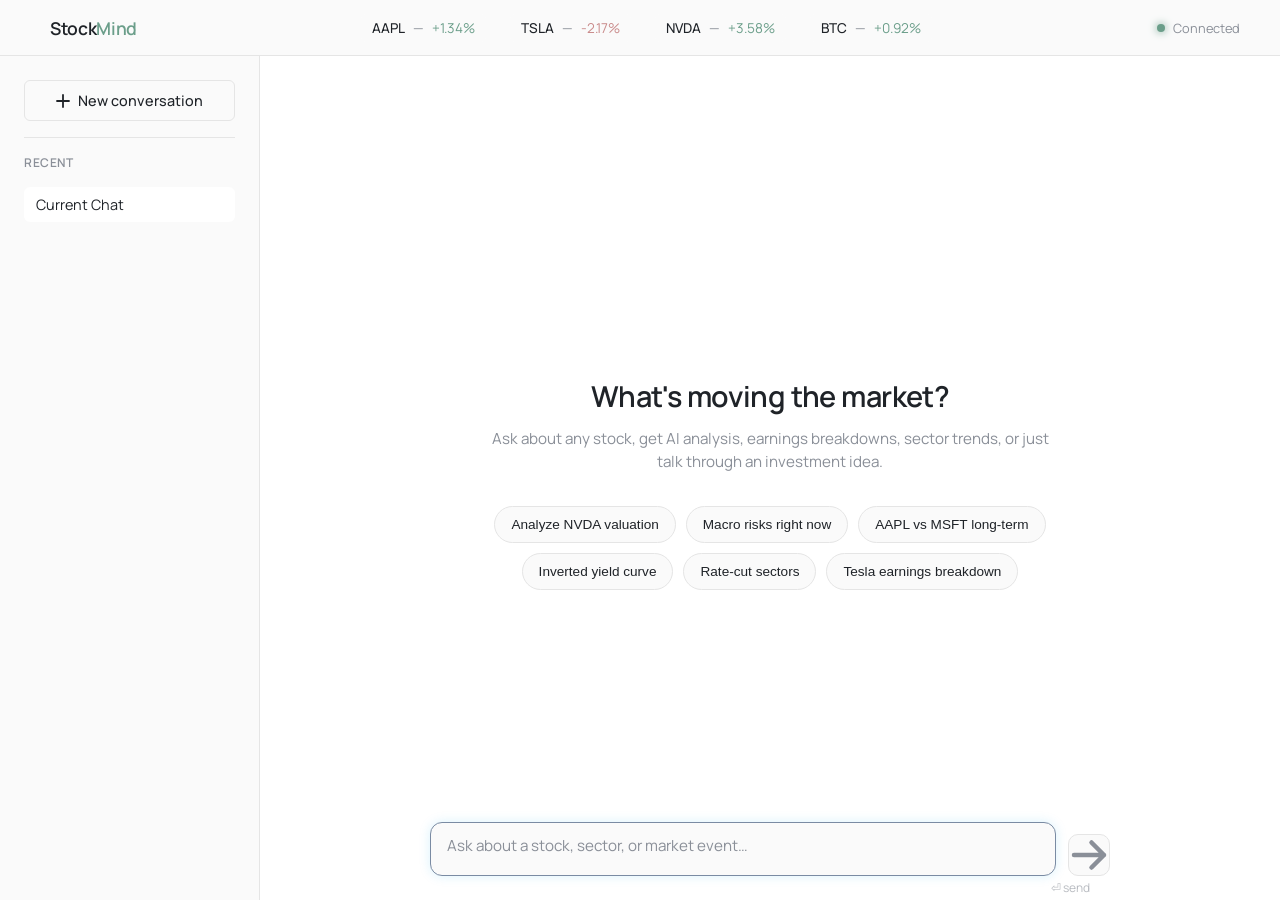
<file: index.html>
<!DOCTYPE html>
<html lang="en">
<head>
  <meta charset="UTF-8" />
  <meta name="viewport" content="width=device-width, initial-scale=1.0" />
  <title>StockMind — AI Market Intelligence</title>
  <link href="https://fonts.googleapis.com/css2?family=Manrope:wght@400;500;600;700&display=swap" rel="stylesheet">
  <link rel="stylesheet" href="styleV3.css">
</head>
<body>

<header class="topbar">
  <div class="topbar-brand">
    <div class="brand-icon">
      <svg viewBox="0 0 16 16" fill="none" xmlns="http://www.w3.org/2000/svg">
        <polyline points="1,12 5,7 8,10 11,5 15,3" stroke="white" stroke-width="1.8" stroke-linecap="round" stroke-linejoin="round"/>
      </svg>
    </div>
    <span class="brand-name">Stock<span>Mind</span></span>
  </div>

  <div class="topbar-tickers" id="ticker-bar">
    <div class="ticker-item">
      <span class="ticker-sym">AAPL</span>
      <span class="ticker-price">—</span>
      <span class="ticker-change" id="t-aapl">—</span>
    </div>
    <div class="ticker-item">
      <span class="ticker-sym">TSLA</span>
      <span class="ticker-price">—</span>
      <span class="ticker-change" id="t-tsla">—</span>
    </div>
    <div class="ticker-item">
      <span class="ticker-sym">NVDA</span>
      <span class="ticker-price">—</span>
      <span class="ticker-change" id="t-nvda">—</span>
    </div>
    <div class="ticker-item">
      <span class="ticker-sym">BTC</span>
      <span class="ticker-price">—</span>
      <span class="ticker-change" id="t-btc">—</span>
    </div>
  </div>

  <div class="topbar-status">
    <div class="status-dot" id="status-dot"></div>
    <span id="status-text">Connecting…</span>
  </div>
</header>

<div class="main">

  <aside class="sidebar">
    <button class="new-chat-btn" id="new-chat-btn">
      <svg width="14" height="14" viewBox="0 0 14 14" fill="none">
        <path d="M7 1v12M1 7h12" stroke="currentColor" stroke-width="1.8" stroke-linecap="round"/>
      </svg>
      New conversation
    </button>

    <div class="sidebar-divider"></div>
    <p class="sidebar-label">Recent</p>
    <ul class="session-list" id="session-list">
      <li class="session-item active" id="default-session-item">Current Chat</li>
    </ul>
  </aside>

  <section class="chat-area">

    <div class="empty-state" id="empty-state">
      <div class="empty-icon">
        
      </div>
      <h2>What's moving the market?</h2>
      <p>Ask about any stock, get AI analysis, earnings breakdowns, sector trends, or just talk through an investment idea.</p>
      <div class="suggestion-chips">
        <button class="chip" data-prompt="Analyze NVDA — is the valuation justified?">Analyze NVDA valuation</button>
        <button class="chip" data-prompt="What are the key risks in the current macro environment?">Macro risks right now</button>
        <button class="chip" data-prompt="Compare AAPL vs MSFT as long-term holds">AAPL vs MSFT long-term</button>
        <button class="chip" data-prompt="Explain what an inverted yield curve means for stocks">Inverted yield curve</button>
        <button class="chip" data-prompt="What sectors tend to outperform in a rate-cut cycle?">Rate-cut sectors</button>
        <button class="chip" data-prompt="Break down Tesla's latest earnings">Tesla earnings breakdown</button>
      </div>
    </div>

    <div class="messages" id="messages" style="display:none;"></div>

    <div class="input-row">
      <div class="input-wrapper">
        <textarea
          id="msg-input"
          rows="1"
          placeholder="Ask about a stock, sector, or market event…"
        ></textarea>
      </div>
      <button class="send-btn" id="send-btn" disabled>
        <svg viewBox="0 0 16 16" fill="none">
          <path d="M2 8h12M9 3l5 5-5 5" stroke="currentColor" stroke-width="1.8" stroke-linecap="round" stroke-linejoin="round"/>
        </svg>
      </button>
      <span class="input-hint">⏎ send</span>
    </div>
  </section>
</div>

<div id="toast"></div>

<script>
// ──────────────────────────────────────────────────────────────
//  CONFIG  — replace with your real values
// ──────────────────────────────────────────────────────────────
const BACKEND_URL     = 'https://project-81kh5.vercel.app';

// ──────────────────────────────────────────────────────────────
//  STATE
// ──────────────────────────────────────────────────────────────
let currentSessionId = "in-memory-session"; // Festgelegter lokaler ID-String
let isLoading = false;
let chatHistory = [];     // { role, content }[]

// ──────────────────────────────────────────────────────────────
//  DOM REFS
// ──────────────────────────────────────────────────────────────
const msgInput        = document.getElementById('msg-input');
const sendBtn         = document.getElementById('send-btn');
const messagesEl      = document.getElementById('messages');
const emptyState      = document.getElementById('empty-state');
const sessionList     = document.getElementById('session-list');
const defaultSession  = document.getElementById('default-session-item');
const statusDot       = document.getElementById('status-dot');
const statusText      = document.getElementById('status-text');
const toast           = document.getElementById('toast');
const newChatBtn      = document.getElementById('new-chat-btn');

// ──────────────────────────────────────────────────────────────
//  STATUS INDICATOR
// ──────────────────────────────────────────────────────────────
function setStatus(connected, label) {
  statusDot.className  = 'status-dot' + (connected ? ' connected' : '');
  statusText.textContent = label;
}

// ──────────────────────────────────────────────────────────────
//  TOAST
// ──────────────────────────────────────────────────────────────
function showToast(msg) {
  toast.textContent = msg;
  toast.classList.add('show');
  setTimeout(() => toast.classList.remove('show'), 3500);
}

// ──────────────────────────────────────────────────────────────
//  TEXTAREA AUTO-RESIZE
// ──────────────────────────────────────────────────────────────
msgInput.addEventListener('input', () => {
  msgInput.style.height = 'auto';
  msgInput.style.height = Math.min(msgInput.scrollHeight, 140) + 'px';
  sendBtn.disabled = msgInput.value.trim() === '' || isLoading;
});

msgInput.addEventListener('keydown', (e) => {
  if (e.key === 'Enter' && !e.shiftKey) {
    e.preventDefault();
    if (!sendBtn.disabled) handleSend();
  }
});

// ──────────────────────────────────────────────────────────────
//  SUGGESTION CHIPS
// ──────────────────────────────────────────────────────────────
document.querySelectorAll('.chip').forEach(chip => {
  chip.addEventListener('click', () => {
    const prompt = chip.dataset.prompt;
    msgInput.value = prompt;
    msgInput.dispatchEvent(new Event('input'));
    handleSend();
  });
});

// ──────────────────────────────────────────────────────────────
//  SHOW / HIDE EMPTY STATE
// ──────────────────────────────────────────────────────────────
function showMessages() {
  emptyState.style.display  = 'none';
  messagesEl.style.display  = 'flex';
}

// Geändert: Zeigt die Sidebar-Session wieder als aktiv an, wenn der Chat leer ist
function showEmpty() {
  emptyState.style.display  = '';
  messagesEl.style.display  = 'none';
  if (defaultSession) defaultSession.classList.add('active');
}

// ──────────────────────────────────────────────────────────────
//  RENDER A MESSAGE BUBBLE
// ──────────────────────────────────────────────────────────────
function renderMessage(role, content, ts) {
  showMessages();
  const now    = ts ? new Date(ts) : new Date();
  const timeStr = now.toLocaleTimeString([], { hour: '2-digit', minute: '2-digit' });

  const msg     = document.createElement('div');
  msg.className = `msg ${role}`;

  const avatarLetter = role === 'user' ? 'U' : 'AI';

  msg.innerHTML = `
    <div class="msg-avatar">${avatarLetter}</div>
    <div>
      <div class="msg-bubble">${escapeHtml(content)}</div>
      <div class="msg-meta">${timeStr}</div>
    </div>
  `;

  messagesEl.appendChild(msg);
  messagesEl.scrollTop = messagesEl.scrollHeight;
  return msg;
}

// ──────────────────────────────────────────────────────────────
//  TYPING INDICATOR
// ──────────────────────────────────────────────────────────────
let typingEl = null;

function showTyping() {
  showMessages();
  const wrapper = document.createElement('div');
  wrapper.className = 'msg assistant';
  wrapper.innerHTML = `
    <div class="msg-avatar">AI</div>
    <div class="typing-indicator">
      <div class="typing-dot"></div>
      <div class="typing-dot"></div>
      <div class="typing-dot"></div>
    </div>
  `;
  messagesEl.appendChild(wrapper);
  messagesEl.scrollTop = messagesEl.scrollHeight;
  typingEl = wrapper;
}

function hideTyping() {
  if (typingEl) { typingEl.remove(); typingEl = null; }
}

// ──────────────────────────────────────────────────────────────
//  ESCAPE HTML
// ──────────────────────────────────────────────────────────────
function escapeHtml(str) {
  return str
    .replace(/&/g, '&amp;')
    .replace(/</g, '&lt;')
    .replace(/>/g, '&gt;')
    .replace(/"/g, '&quot;')
    .replace(/\n/g, '<br>');
}

// ──────────────────────────────────────────────────────────────
//  CALL BACKEND → GEMINI
// ──────────────────────────────────────────────────────────────
async function callGemini(userMessage) {
  const endpoint = BACKEND_URL && BACKEND_URL !== 'YOUR_BACKEND_URL'
    ? `${BACKEND_URL}/api/chat`
    : null;

  if (!endpoint) {
    return `[Backend not configured] You asked: "${userMessage}"\n\nConnect your Vercel backend to get real Gemini responses.`;
  }

  const res = await fetch(endpoint, {
    method: 'POST',
    headers: { 'Content-Type': 'application/json' },
    body: JSON.stringify({
      message: userMessage,
      history: chatHistory.slice(-10) // Letzte 10 Nachrichten für Kontext
    })
  });

  if (!res.ok) {
    const err = await res.text().catch(() => res.statusText);
    throw new Error(`Backend error ${res.status}: ${err}`);
  }

  const json = await res.json();
  return json.reply ?? json.text ?? JSON.stringify(json);
}

// ──────────────────────────────────────────────────────────────
//  MAIN SEND HANDLER
// ──────────────────────────────────────────────────────────────
async function handleSend() {
  const text = msgInput.value.trim();
  if (!text || isLoading) return;

  isLoading = true;
  sendBtn.disabled = true;
  msgInput.value = '';
  msgInput.style.height = 'auto';

  // Render user message
  renderMessage('user', text);
  chatHistory.push({ role: 'user', content: text });

  // Show typing indicator
  showTyping();

  try {
    const reply = await callGemini(text);

    hideTyping();
    renderMessage('assistant', reply);
    chatHistory.push({ role: 'assistant', content: reply });

  } catch (err) {
    hideTyping();
    showToast(err.message || 'Something went wrong');
    console.error(err);
  }

  isLoading = false;
  sendBtn.disabled = msgInput.value.trim() === '';
  msgInput.focus();
}

// ──────────────────────────────────────────────────────────────
//  NEW CHAT (In-Memory Reset)
// ──────────────────────────────────────────────────────────────
newChatBtn.addEventListener('click', () => {
  chatHistory = [];
  messagesEl.innerHTML = '';
  showEmpty();
  msgInput.focus();
});

// ──────────────────────────────────────────────────────────────
//  SEND BUTTON
// ──────────────────────────────────────────────────────────────
sendBtn.addEventListener('click', handleSend);

// ──────────────────────────────────────────────────────────────
//  TICKER PLACEHOLDERS
// ──────────────────────────────────────────────────────────────
function renderTicker(id, change) {
  const el = document.getElementById(id);
  if (!el) return;
  const up = change >= 0;
  el.textContent = (up ? '+' : '') + change.toFixed(2) + '%';
  el.className = 'ticker-change ' + (up ? 'up' : 'down');
}

renderTicker('t-aapl',  +1.34);
renderTicker('t-tsla',  -2.17);
renderTicker('t-nvda',  +3.58);
renderTicker('t-btc',   +0.92);

// ──────────────────────────────────────────────────────────────
//  INIT
// ──────────────────────────────────────────────────────────────
(async function init() {
  // Da kein Supabase mehr vorhanden ist, direkt als verbunden anzeigen
  setStatus(true, 'Connected');
  msgInput.focus();
})();
</script>

</body>
</html>
</file>
<file: styleV3.css>
/* ──────────────────────────────────────────────────────────────
   RESET & BASICS
   ────────────────────────────────────────────────────────────── */
:root {
  --bg-main: #ffffff;
  --bg-sidebar: #fafafa;
  --bg-bubble-user: #f0f0f0;
  --bg-bubble-ai: #f7f7f7;
  --border-color: #e5e5e5;

  --text-main: #1f2328;
  --text-muted: #8a8f98;

  --accent-green: #6b9e8a;
  --accent-red: #c98a8a;
  --accent-blue: #7a8ba3;

  --font-sans: 'Manrope', sans-serif;
  --font-mono: 'Manrope', sans-serif;
}

* {
  box-sizing: border-box;
  margin: 0;
  padding: 0;
}

body {
  font-family: var(--font-sans);
  background-color: var(--bg-main);
  color: var(--text-main);
  height: 100vh;
  display: flex;
  flex-direction: column;
  overflow: hidden;
}

/* ──────────────────────────────────────────────────────────────
   TOP BAR (Header & Ticker)
   ────────────────────────────────────────────────────────────── */
.topbar {
  height: 56px;
  background-color: var(--bg-sidebar);
  border-bottom: 1px solid var(--border-color);
  display: flex;
  align-items: center;
  justify-content: space-between;
  padding: 0 40px;
  z-index: 10;
}

.topbar-brand {
  display: flex;
  align-items: center;
  gap: 10px;
}

.brand-name {
  font-weight: 600;
  font-size: 1.1rem;
  letter-spacing: -0.02em;
}

.brand-name span {
  color: var(--accent-green);
}

/* Ticker Animation & Style */
.topbar-tickers {
  display: flex;
  gap: 24px;
  font-family: var(--font-mono);
  font-size: 0.85rem;
}

.ticker-item {
  display: flex;
  align-items: center;
  gap: 8px;
  background-color: rgba(255, 255, 255, 0.03);
  padding: 4px 10px;
  border-radius: 4px;
  border: 1px solid rgba(255, 255, 255, 0.05);
}

.ticker-sym {
  font-weight: 500;
  color: var(--text-main);
}

.ticker-price {
  color: var(--text-muted);
}

.ticker-change.up { color: var(--accent-green); }
.ticker-change.down { color: var(--accent-red); }

/* Status Dot */
.topbar-status {
  display: flex;
  align-items: center;
  gap: 8px;
  font-size: 0.8rem;
  color: var(--text-muted);
}

.status-dot {
  width: 8px;
  height: 8px;
  background-color: var(--accent-red);
  border-radius: 50%;
  box-shadow: 0 0 8px var(--accent-red);
  transition: all 0.3s ease;
}

.status-dot.connected {
  background-color: var(--accent-green);
  box-shadow: 0 0 8px var(--accent-green);
}

/* ──────────────────────────────────────────────────────────────
   MAIN LAYOUT & SIDEBAR
   ────────────────────────────────────────────────────────────── */
.main {
  display: flex;
  flex: 1;
  overflow: hidden;
}

.sidebar {
  width: 260px;
  background-color: var(--bg-sidebar);
  border-right: 1px solid var(--border-color);
  padding: 24px;
  display: flex;
  flex-direction: column;
  gap: 16px;
}

.new-chat-btn {
  width: 100%;
  background-color: transparent;
  border: 1px solid var(--border-color);
  color: var(--text-main);
  padding: 10px 14px;
  border-radius: 6px;
  cursor: pointer;
  display: flex;
  align-items: center;
  justify-content: center;
  gap: 8px;
  font-family: var(--font-sans);
  font-weight: 500;
  font-size: 0.9rem;
  transition: background-color 0.2s, border-color 0.2s;
}

.new-chat-btn:hover {
  background-color: rgba(255, 255, 255, 0.03);
  border-color: var(--accent-blue);
}

.sidebar-divider {
  height: 1px;
  background-color: var(--border-color);
}

.sidebar-label {
  font-size: 0.75rem;
  text-transform: uppercase;
  letter-spacing: 0.05em;
  color: var(--text-muted);
  font-weight: 600;
}

.session-list {
  list-style: none;
  display: flex;
  flex-direction: column;
  gap: 4px;
  overflow-y: auto;
}

.session-item {
  padding: 8px 12px;
  border-radius: 6px;
  font-size: 0.9rem;
  color: var(--text-muted);
  cursor: pointer;
  white-space: nowrap;
  overflow: hidden;
  text-overflow: ellipsis;
  transition: all 0.2s;
}

.session-item:hover, .session-item.active {
  background-color: var(--bg-main);
  color: var(--text-main);
}

/* ──────────────────────────────────────────────────────────────
   CHAT AREA & EMPTY STATE
   ────────────────────────────────────────────────────────────── */
.chat-area {
  flex: 1;
  display: flex;
  flex-direction: column;
  background-color: var(--bg-main);
  position: relative;
}

/* Welcome Screen */
.empty-state {
  flex: 1;
  display: flex;
  flex-direction: column;
  align-items: center;
  justify-content: center;
  text-align: center;
  padding: 40px;
  max-width: 650px;
  margin: 0 auto;
}

.empty-icon {
  width: 64px;
  height: 64px;
  margin-bottom: 24px;
}

.empty-state h2 {
  font-size: 1.8rem;
  font-weight: 600;
  margin-bottom: 12px;
  letter-spacing: -0.02em;
}

.empty-state p {
  color: var(--text-muted);
  font-size: 0.95rem;
  line-height: 1.5;
  margin-bottom: 32px;
}

/* Suggestion Chips */
.suggestion-chips {
  display: flex;
  flex-wrap: wrap;
  gap: 10px;
  justify-content: center;
}

.chip {
  background-color: var(--bg-sidebar);
  border: 1px solid var(--border-color);
  color: var(--text-main);
  padding: 10px 16px;
  border-radius: 20px;
  cursor: pointer;
  font-size: 0.85rem;
  transition: all 0.2s ease;
}

.chip:hover {
  border-color: var(--accent-green);
  background-color: rgba(0, 212, 170, 0.04);
  transform: translateY(-1px);
}

/* ──────────────────────────────────────────────────────────────
   MESSAGES (BUBBLES)
   ────────────────────────────────────────────────────────────── */
.messages {
  flex: 1;
  overflow-y: auto;
  padding: 40px 60px;
  display: flex;
  flex-direction: column;
  gap: 24px;
}

.msg {
  display: flex;
  gap: 16px;
  max-width: 800px;
  width: 100%;
  margin: 0 auto;
  animation: fadeIn 0.3s ease forwards;
}

@keyframes fadeIn {
  from { opacity: 0; transform: translateY(4px); }
  to { opacity: 1; transform: translateY(0); }
}

.msg.user {
  flex-direction: row-reverse;
}

.msg-avatar {
  width: 34px;
  height: 34px;
  border-radius: 8px;
  display: flex;
  align-items: center;
  justify-content: center;
  font-weight: 600;
  font-size: 0.8rem;
  flex-shrink: 0;
}

.msg.user .msg-avatar {
  background-color: var(--accent-blue);
  color: white;
}

.msg.assistant .msg-avatar {
  background: linear-gradient(135deg, var(--accent-green), var(--accent-blue));
  color: white;
}

.msg-bubble {
  padding: 12px 18px;
  border-radius: 12px;
  font-size: 0.95rem;
  line-height: 1.6;
  max-width: 600px;
  word-break: break-word;
}

.msg.user .msg-bubble {
  background-color: var(--bg-bubble-user);
  border: 1px solid rgba(255, 255, 255, 0.05);
  border-top-right-radius: 2px;
}

.msg.assistant .msg-bubble {
  background-color: var(--bg-bubble-ai);
  border: 1px solid var(--border-color);
  border-top-left-radius: 2px;
}

.msg-meta {
  font-size: 0.75rem;
  color: var(--text-muted);
  margin-top: 4px;
  padding: 0 4px;
}

.msg.user .msg-meta {
  text-align: right;
}

/* ──────────────────────────────────────────────────────────────
   INPUT BOX
   ────────────────────────────────────────────────────────────── */
.input-row {
  max-width: 800px;
  width: 100%;
  margin: 0 auto;
  padding: 0 60px 24px 60px;
  position: relative;
  display: flex;
  align-items: flex-end;
  gap: 12px;
}

.input-wrapper {
  flex: 1;
  background-color: var(--bg-sidebar);
  border: 1px solid var(--border-color);
  border-radius: 12px;
  padding: 12px 16px;
  transition: border-color 0.2s;
}

.input-wrapper:focus-within {
  border-color: var(--accent-blue);
  box-shadow: 0 0 12px rgba(14, 165, 233, 0.15);
}

#msg-input {
  width: 100%;
  background: transparent;
  border: none;
  color: var(--text-main);
  font-family: var(--font-sans);
  font-size: 0.95rem;
  resize: none;
  outline: none;
  line-height: 1.5;
}

#msg-input::placeholder {
  color: var(--text-muted);
}

.send-btn {
  background-color: var(--accent-blue);
  color: white;
  border: none;
  width: 42px;
  height: 42px;
  border-radius: 10px;
  cursor: pointer;
  display: flex;
  align-items: center;
  justify-content: center;
  flex-shrink: 0;
  transition: opacity 0.2s, transform 0.1s;
}

.send-btn:disabled {
  background-color: var(--bg-sidebar);
  border: 1px solid var(--border-color);
  color: var(--text-muted);
  cursor: not-allowed;
}

.send-btn:not(:disabled):hover {
  transform: scale(1.02);
  filter: brightness(1.1);
}

.input-hint {
  position: absolute;
  bottom: 4px;
  right: 80px;
  font-size: 0.75rem;
  color: var(--text-muted);
  font-family: var(--font-mono);
  pointer-events: none;
  opacity: 0.6;
}

/* ──────────────────────────────────────────────────────────────
   TYPING INDICATOR
   ────────────────────────────────────────────────────────────── */
.typing-indicator {
  display: flex;
  gap: 5px;
  padding: 12px 18px;
  background-color: var(--bg-bubble-ai);
  border: 1px solid var(--border-color);
  border-radius: 12px;
  border-top-left-radius: 2px;
  align-items: center;
  height: 44px;
}

.typing-dot {
  width: 6px;
  height: 6px;
  background-color: var(--text-muted);
  border-radius: 50%;
  animation: typingBounce 1.4s infinite ease-in-out both;
}

.typing-dot:nth-child(1) { animation-delay: -0.32s; }
.typing-dot:nth-child(2) { animation-delay: -0.16s; }

@keyframes typingBounce {
  0%, 80%, 100% { transform: scale(0); }
  40% { transform: scale(1.0); }
}

/* ──────────────────────────────────────────────────────────────
   TOAST NOTIFICATION
   ────────────────────────────────────────────────────────────── */
#toast {
  position: fixed;
  bottom: 24px;
  left: 50%;
  transform: translateX(-50%) translateY(100px);
  background-color: #4a4f57;
  color: white;
  padding: 12px 24px;
  border-radius: 8px;
  font-size: 0.9rem;
  font-weight: 500;
  box-shadow: 0 4px 12px rgba(0, 0, 0, 0.3);
  transition: transform 0.3s cubic-bezier(0.175, 0.885, 0.32, 1.275);
  z-index: 100;
  pointer-events: none;
}

#toast.show {
  transform: translateX(-50%) translateY(0);
}
</file>
